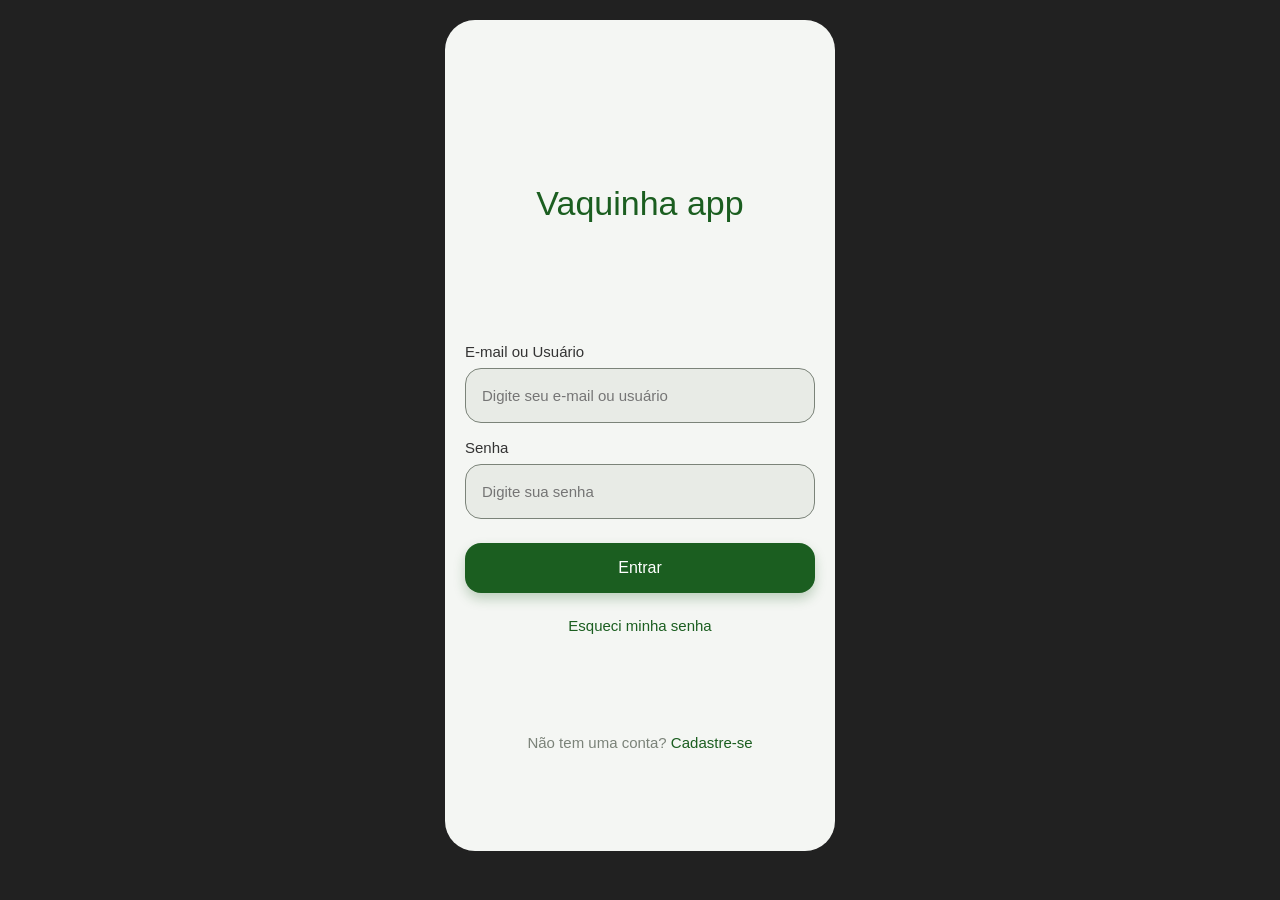
<file: index.html>
<!DOCTYPE html>
<html lang="pt-BR">
<head>
  <meta charset="UTF-8">
  <meta name="viewport" content="width=device-width, initial-scale=1.0">
  <title>Login - Vaquinha app</title>
  <link rel="stylesheet" href="style.css">
</head>
<body>
  <main class="phone login">
    <h1>Vaquinha app</h1>


    <label for="usuario">E-mail ou Usuário</label>
    <input id="usuario" type="text" placeholder="Digite seu e-mail ou usuário">

    <label for="senha">Senha</label>
    <input id="senha" type="password" placeholder="Digite sua senha">

    <a class="btn" href="dashboard.html">Entrar</a>
    <a class="link" href="#">Esqueci minha senha</a>

    <p class="rodape">Não tem uma conta? <a href="cadastro.html">Cadastre-se</a></p>
  </main>
</body>
</html>
</file>
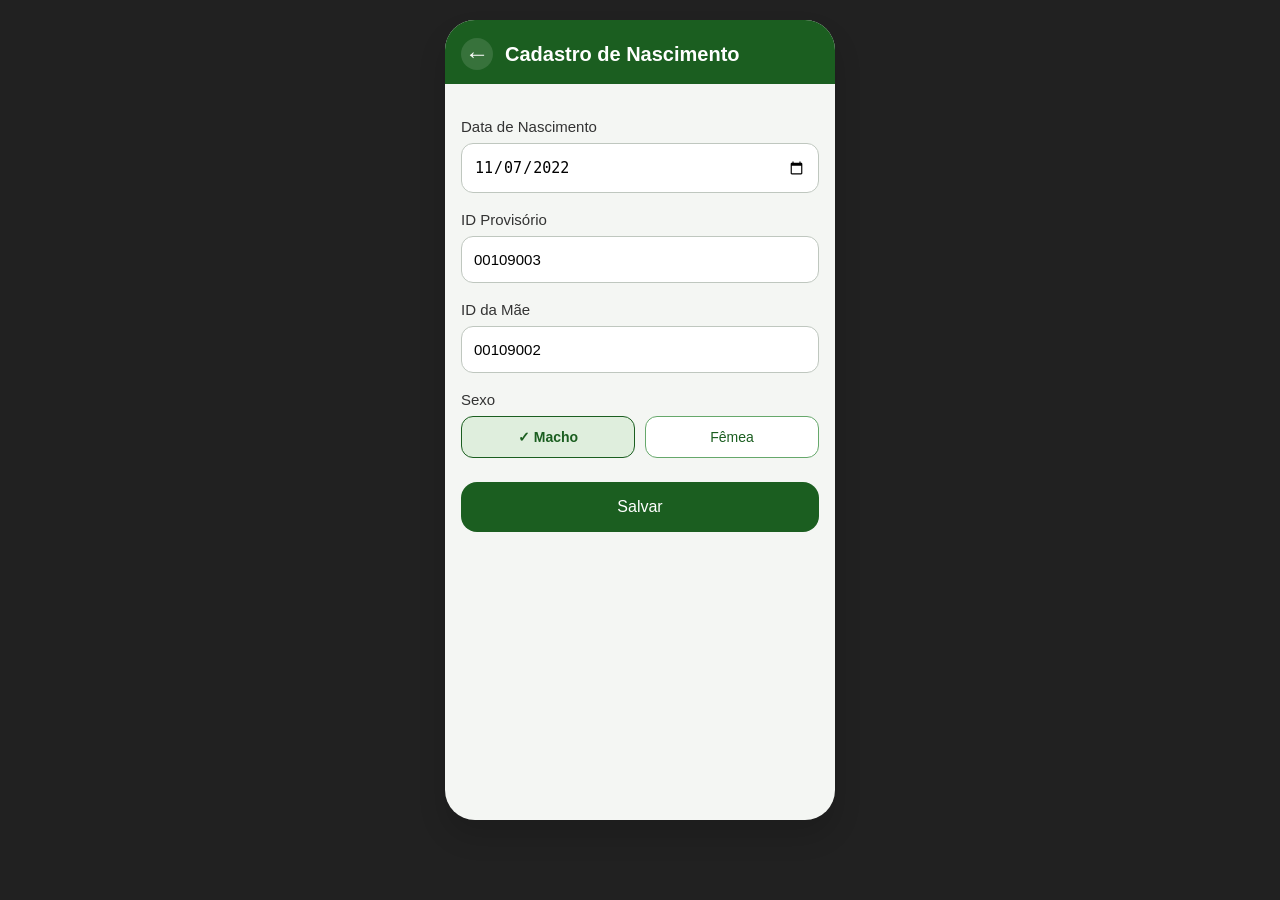
<file: cadastro.html>
<!DOCTYPE html>
<html lang="pt-BR">
<head>
  <meta charset="UTF-8">
  <meta name="viewport" content="width=device-width, initial-scale=1.0">
  <title>Cadastro de Nascimento</title>
  <link rel="stylesheet" href="style.css">
</head>
<body>
  <div class="tela">

    <div class="cabecalho-verde cabecalho-voltar">
      <a href="lista.html">←</a>
      <h1>Cadastro de Nascimento</h1>
    </div>

    <!-- O botão Salvar só volta para a lista (nada é salvo) -->
    <form class="conteudo area-rolagem" action="lista.html">
      <label class="rotulo">Data de Nascimento</label>
      <input class="campo" type="date" value="2022-11-07">

      <label class="rotulo">ID Provisório</label>
      <input class="campo" type="text" value="00109003">

      <label class="rotulo">ID da Mãe</label>
      <input class="campo" type="text" value="00109002">

      <p class="rotulo">Sexo</p>
      <div class="botoes-sexo">
        <button class="botao-sexo botao-sexo-ativo" type="button" data-sexo="Macho" aria-pressed="true">✓ Macho</button>
        <button class="botao-sexo" type="button" data-sexo="Fêmea" aria-pressed="false">Fêmea</button>
      </div>
      <input type="hidden" id="sexo" value="Macho">

      <button class="botao-verde" type="submit">Salvar</button>
    </form>

  </div>

  <script>
    const botoesSexo = document.querySelectorAll('.botao-sexo');
    const campoSexo = document.getElementById('sexo');

    botoesSexo.forEach((botao) => {
      botao.addEventListener('click', () => {
        botoesSexo.forEach((item) => {
          const ativo = item === botao;
          item.classList.toggle('botao-sexo-ativo', ativo);
          item.setAttribute('aria-pressed', String(ativo));
          if (ativo) {
            item.textContent = '✓ ' + item.dataset.sexo;
          } else {
            item.textContent = item.dataset.sexo;
          }
        });
        campoSexo.value = botao.dataset.sexo;
      });
    });

    document.querySelector('.conteudo').addEventListener('submit', (event) => {
      event.preventDefault();

      const campos = document.querySelectorAll('.campo');
      const nascimento = campos[0].value || '2024-01-01';
      const id = campos[1].value.trim() || `00${String(Date.now()).slice(-6)}`;
      const maeId = campos[2].value.trim() || '00109002';
      const sexo = campoSexo.value || 'Macho';

      const animais = JSON.parse(localStorage.getItem('animaisMock') || '[]');
      animais.unshift({
        id,
        dataNascimento: nascimento,
        maeId,
        sexo,
        dataCadastro: new Date().toISOString().slice(0, 10)
      });

      localStorage.setItem('animaisMock', JSON.stringify(animais));
      window.location.href = 'lista.html';
    });
  </script>
</body>
</html>
</file>
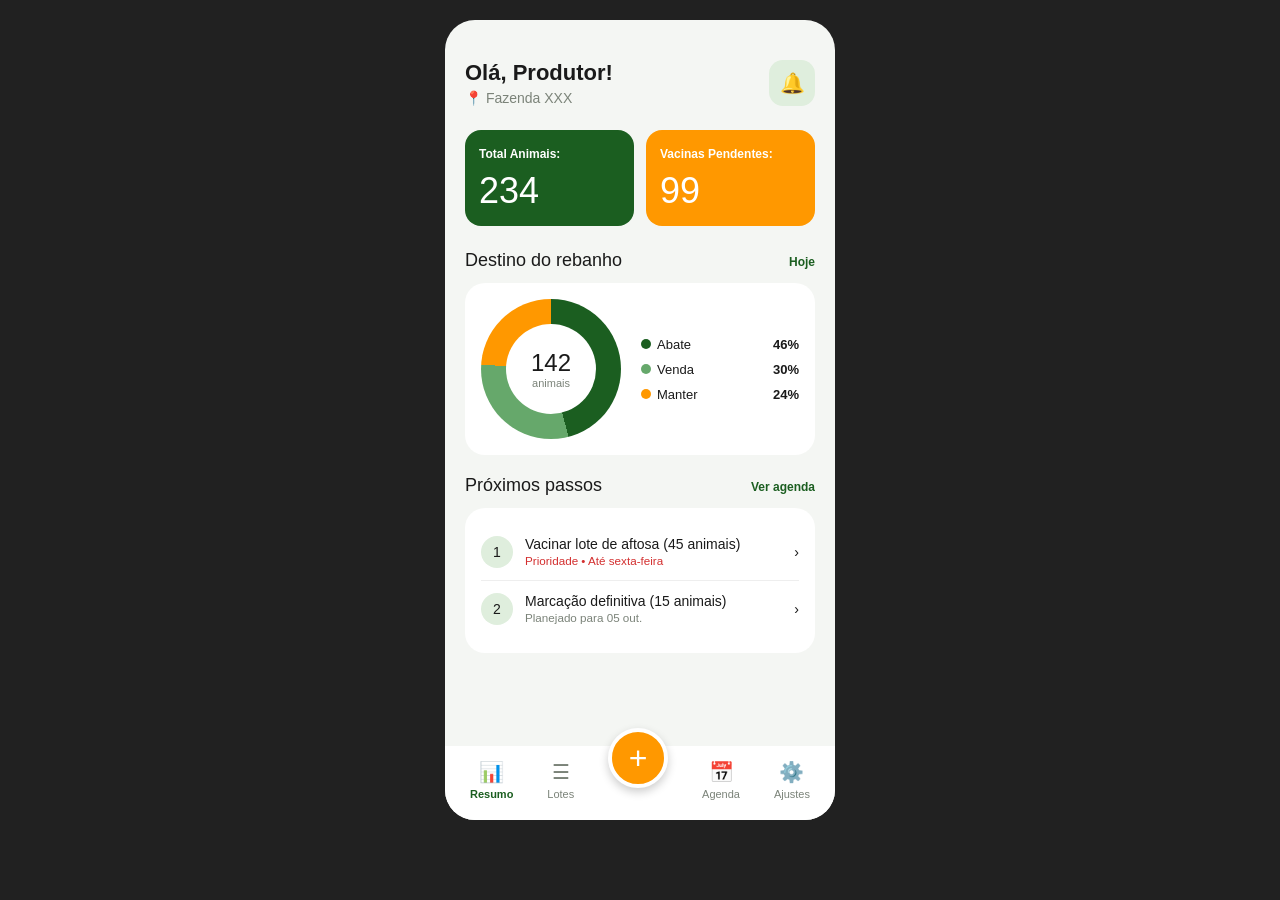
<file: dashboard.html>
<!DOCTYPE html>
<html lang="pt-BR">
<head>
  <meta charset="UTF-8">
  <meta name="viewport" content="width=device-width, initial-scale=1.0">
  <title>Resumo - Vaquinha app</title>
  <link rel="stylesheet" href="style.css">
</head>
<body>
  <main class="phone">

    <header class="topo">
      <div>
        <h1>Olá, Produtor!</h1>
        <p>📍 Fazenda XXX</p>
      </div>
      <div class="sino">🔔</div>
    </header>

    <section class="contadores">
      <div class="contador verde">
        <span>Total Animais:</span>
        <strong id="total-animais">234</strong>
      </div>
      <div class="contador laranja">
        <span>Vacinas Pendentes:</span>
        <strong id="vacinas-pendentes">57</strong>
      </div>
    </section>

    <div class="secao">
      <h2>Destino do rebanho</h2>
      <small>Hoje</small>
    </div>
    <section class="card grafico">
      <div class="rosca">
        <div>142 <small>animais</small></div>
      </div>
      <ul class="legenda">
        <li style="--cor: #1b5e20"><span>Abate</span> <b>46%</b></li>
        <li style="--cor: #66a86b"><span>Venda</span> <b>30%</b></li>
        <li style="--cor: #ff9800"><span>Manter</span> <b>24%</b></li>
      </ul>
    </section>

    <div class="secao">
      <h2>Próximos passos</h2>
      <small>Ver agenda</small>
    </div>
    <section class="card">
      <div class="passo">
        <span class="num">1</span>
        <p>Vacinar lote de aftosa (45 animais)<br>
          <small class="urgente">Prioridade • Até sexta-feira</small></p>
        <span>›</span>
      </div>
      <div class="passo">
        <span class="num">2</span>
        <p>Marcação definitiva (15 animais)<br>
          <small>Planejado para 05 out.</small></p>
        <span>›</span>
      </div>
    </section>

    <nav class="menu">
      <a class="ativo" href="dashboard.html"><span class="icone">📊</span>Resumo</a>
      <a href="lista.html"><span class="icone">☰</span>Lotes</a>
      <a class="fab" href="cadastro.html">+</a>
      <a href="#"><span class="icone">📅</span>Agenda</a>
      <a href="#"><span class="icone">⚙️</span>Ajustes</a>
    </nav>

  </main>

  <script>
    const animais = JSON.parse(localStorage.getItem('animaisMock') || '[]');
    const total = Math.max(animais.length || 234, 1);
    const pendentes = Math.max(7, Math.min(99, total - 10));

    document.getElementById('total-animais').textContent = String(total);
    document.getElementById('vacinas-pendentes').textContent = String(pendentes);
  </script>
</body>
</html>
</file>
<file: style.css>
/* ===== Cores principais ===== */
:root {
  --verde: #1b5e20;
  --verde-claro: #66a86b;
  --laranja: #ff9800;
  --cinza: #7b8379;
  --fundo-app: #f4f6f3;
  --fundo-escuro: #212121;
  --texto: #1a1a1a;
}

/* ===== Base ===== */
* {
  box-sizing: border-box;
  margin: 0;
  padding: 0;
}

body {
  font-family: Roboto, Arial, sans-serif;
  background: var(--fundo-escuro);
  color: var(--texto);
}

a {
  color: inherit;
  text-decoration: none;
}


.phone {
  position: relative;
  width: 100%;
  max-width: 390px;
  min-height: 800px;
  margin: 20px auto;
  background: var(--fundo-app);
  border-radius: 30px;
  overflow: hidden;
  padding: 24px 20px 100px;
}

/* ===== Botão ===== */
.btn {
  display: block;
  width: 100%;
  padding: 16px;
  border: none;
  border-radius: 16px;
  background: var(--verde);
  color: #fff;
  font-size: 16px;
  text-align: center;
  cursor: pointer;
  box-shadow: 0 6px 12px rgba(27, 94, 32, 0.25);
}

/* ===== Login ===== */
.login h1 {
  margin: 140px 0 120px;
  text-align: center;
  font-size: 34px;
  font-weight: 400;
  color: var(--verde);
}

.login label {
  display: block;
  margin: 16px 0 8px;
  font-size: 15px;
  color: #333;
}

.login input {
  width: 100%;
  padding: 18px 16px;
  border: 1px solid var(--cinza);
  border-radius: 16px;
  background: #e8ebe6;
  font-size: 15px;
}

.login .btn {
  margin-top: 24px;
}

.login .link {
  display: block;
  margin-top: 24px;
  text-align: center;
  font-size: 15px;
  color: var(--verde);
}

.login .rodape {
  margin-top: 100px;
  text-align: center;
  font-size: 15px;
  color: var(--cinza);
}

.login .rodape a {
  color: var(--verde);
}

/* ===== Dashboard ===== */
.topo {
  display: flex;
  justify-content: space-between;
  align-items: center;
  margin-top: 16px;
}

.topo h1 {
  font-size: 22px;
}

.topo p {
  margin-top: 4px;
  font-size: 14px;
  color: var(--cinza);
}

.sino {
  width: 46px;
  height: 46px;
  border-radius: 14px;
  background: #dfeedd;
  font-size: 20px;
  text-align: center;
  line-height: 46px;
}

/* Cards de contadores */
.contadores {
  display: flex;
  gap: 12px;
  margin: 24px 0;
}

.contador {
  flex: 1;
  padding: 14px;
  border-radius: 16px;
  color: #fff;
}

.contador span {
  font-size: 12px;
  font-weight: bold;
}

.contador strong {
  display: block;
  margin-top: 8px;
  font-size: 36px;
  font-weight: 400;
}

.contador.verde { background: var(--verde); }
.contador.laranja { background: var(--laranja); }

/* Títulos de seção */
.secao {
  display: flex;
  justify-content: space-between;
  align-items: baseline;
  margin: 8px 0 12px;
}

.secao h2 {
  font-size: 18px;
  font-weight: 400;
}

.secao small {
  font-size: 12px;
  font-weight: bold;
  color: var(--verde);
}

/* Card branco */
.card {
  background: #fff;
  border-radius: 20px;
  padding: 16px;
  margin-bottom: 20px;
}

/*placeholder */
.grafico {
  display: flex;
  align-items: center;
  gap: 20px;
}

.rosca {
  flex-shrink: 0;
  display: flex;
  align-items: center;
  justify-content: center;
  width: 140px;
  height: 140px;
  border-radius: 50%;
  background: conic-gradient(
    var(--verde) 0 46%,
    var(--verde-claro) 46% 76%,
    var(--laranja) 76% 100%
  );
}

.rosca div {
  display: flex;
  flex-direction: column;
  align-items: center;
  justify-content: center;
  width: 90px;
  height: 90px;
  border-radius: 50%;
  background: #fff;
  font-size: 24px;
}

.rosca small {
  font-size: 11px;
  color: var(--cinza);
}

.legenda {
  flex: 1;
  list-style: none;
}

.legenda li {
  display: flex;
  justify-content: space-between;
  margin-bottom: 10px;
  font-size: 13px;
}

.legenda li:last-child { margin-bottom: 0; }

.legenda li span::before {
  content: "";
  display: inline-block;
  width: 10px;
  height: 10px;
  margin-right: 6px;
  border-radius: 50%;
  background: var(--cor);
}

/* Próximos passos */
.passo {
  display: flex;
  align-items: center;
  gap: 12px;
  padding: 12px 0;
  border-bottom: 1px solid #eee;
  font-size: 14px;
}

.passo:last-child { border-bottom: none; }

.passo .num {
  flex-shrink: 0;
  width: 32px;
  height: 32px;
  border-radius: 50%;
  background: #dfeedd;
  text-align: center;
  line-height: 32px;
}

.passo p { flex: 1; }
.passo small { color: var(--cinza); }
.passo .urgente { color: #d32f2f; }

/* ===== Menu inferior ===== */
.menu {
  position: absolute;
  bottom: 0;
  left: 0;
  right: 0;
  display: flex;
  justify-content: space-around;
  align-items: center;
  padding: 14px 8px 20px;
  background: #fff;
  font-size: 11px;
  color: var(--cinza);
}

.menu a {
  display: flex;
  flex-direction: column;
  align-items: center;
  gap: 4px;
}

.menu a.ativo {
  color: var(--verde);
  font-weight: bold;
}

.menu .icone {
  font-size: 20px;
}

.menu .fab {
  width: 60px;
  height: 60px;
  margin-top: -44px;
  border: 4px solid #fff;
  border-radius: 50%;
  background: var(--laranja);
  color: #fff;
  font-size: 32px;
  line-height: 52px;
  text-align: center;
  box-shadow: 0 4px 10px rgba(0, 0, 0, 0.2);
}

/* ===== Telas internas ===== */
.tela {
  position: relative;
  width: 100%;
  max-width: 390px;
  min-height: 800px;
  margin: 20px auto;
  background: var(--fundo-app);
  border-radius: 30px;
  overflow: hidden;
  box-shadow: 0 16px 28px rgba(0, 0, 0, 0.14);
}

.cabecalho-verde {
  background: var(--verde);
  color: #fff;
  padding: 18px 16px 14px;
}

.cabecalho-verde h1 {
  font-size: 20px;
  font-weight: 600;
  line-height: 1.3;
}

.cabecalho-voltar {
  display: flex;
  align-items: center;
  gap: 12px;
}

.cabecalho-voltar a {
  display: inline-flex;
  align-items: center;
  justify-content: center;
  width: 32px;
  height: 32px;
  border-radius: 50%;
  background: rgba(255, 255, 255, 0.12);
  color: #fff;
  font-size: 24px;
  line-height: 1;
}

.conteudo {
  padding: 16px 16px 96px;
}

.area-rolagem {
  max-height: 630px;
  overflow-y: auto;
}

.rotulo {
  display: block;
  margin: 18px 0 8px;
  font-size: 15px;
  color: #333;
}

.campo {
  width: 100%;
  padding: 14px 12px;
  border: 1px solid #bfc7bf;
  border-radius: 12px;
  background: #fff;
  font-size: 15px;
}

.botoes-sexo {
  display: flex;
  gap: 10px;
  margin-top: 6px;
}

.botao-sexo {
  flex: 1;
  border: 1px solid var(--verde-claro);
  border-radius: 12px;
  background: #fff;
  color: var(--verde);
  padding: 12px 10px;
  font-size: 14px;
  cursor: pointer;
}

.botao-sexo-ativo {
  background: #dfeedd;
  border-color: var(--verde);
  font-weight: 600;
}

.botao-verde {
  width: 100%;
  margin-top: 24px;
  border: none;
  border-radius: 16px;
  background: var(--verde);
  color: #fff;
  padding: 16px;
  font-size: 16px;
  cursor: pointer;
}

.busca {
  width: 100%;
  margin: 10px 0 12px;
  padding: 10px 12px;
  border: none;
  border-radius: 10px;
  background: rgba(255, 255, 255, 0.12);
  color: #fff;
  outline: none;
}

.busca::placeholder {
  color: rgba(255, 255, 255, 0.8);
}

.filtro {
  display: inline-flex;
  align-items: center;
  justify-content: center;
  padding: 7px 12px;
  margin-right: 8px;
  border: none;
  border-radius: 999px;
  background: rgba(255, 255, 255, 0.18);
  color: #fff;
  font-size: 12px;
  cursor: pointer;
}

.filtro-escuro {
  background: rgba(0, 0, 0, 0.18);
}

.linha-total {
  display: flex;
  justify-content: space-between;
  align-items: center;
  margin-bottom: 14px;
  color: #2b2b2b;
}

.lista-animais {
  list-style: none;
}

.cartao-animal {
  display: flex;
  align-items: center;
  justify-content: space-between;
  gap: 12px;
  background: #fff;
  border-radius: 14px;
  padding: 14px 16px;
  margin-bottom: 10px;
  box-shadow: 0 2px 8px rgba(0, 0, 0, 0.04);
}

.cartao-animal small {
  display: block;
  color: var(--cinza);
}

.cartao-animal strong {
  display: block;
  font-size: 16px;
  margin: 2px 0;
}

.cartao-animal span {
  color: var(--cinza);
  font-size: 12px;
}

.check {
  width: 36px;
  height: 36px;
  border-radius: 50%;
  background: #dfeedd;
  color: var(--verde);
  font-weight: bold;
  line-height: 36px;
  text-align: center;
}

.menu .botao-laranja {
  display: flex;
  align-items: center;
  justify-content: center;
  width: 52px;
  height: 52px;
  border-radius: 50%;
  margin-top: -36px;
  background: var(--laranja);
  color: #fff;
  font-size: 34px;
  line-height: 1;
  box-shadow: 0 6px 14px rgba(0, 0, 0, 0.18);
}
</file>
